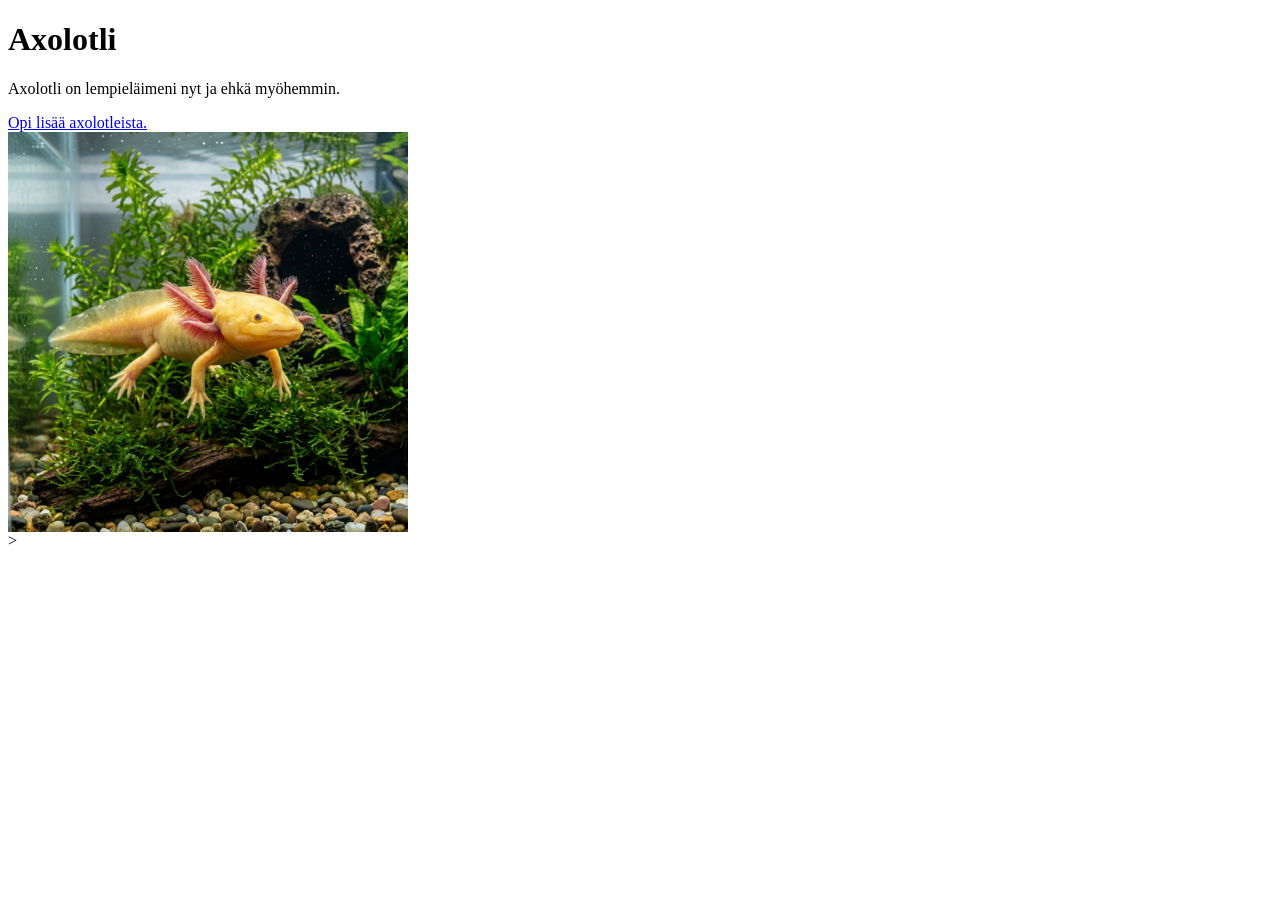
<file: WS01_HTML_basics/index.html>
<!DOCTYPE html>
<html lang="fi">
<head>
    <meta charset="UTF-8">
    <title>Lmpieläimeni</title>
</head>
<body>
    <h1>Axolotli</h1>
    <p>Axolotli on lempieläimeni nyt ja ehkä myöhemmin.</p>
    <a href="https://en.wikipedia.org/wiki/Axolotl" target="_blank">
            Opi lisää axolotleista.
    </a>
    
    <img src="image1.png"
        alt="Kuva axolotlista."
        width="400"
        style="display: block; margin-left: 0;"
>
    >

   
 

</body>
</html>
</file>
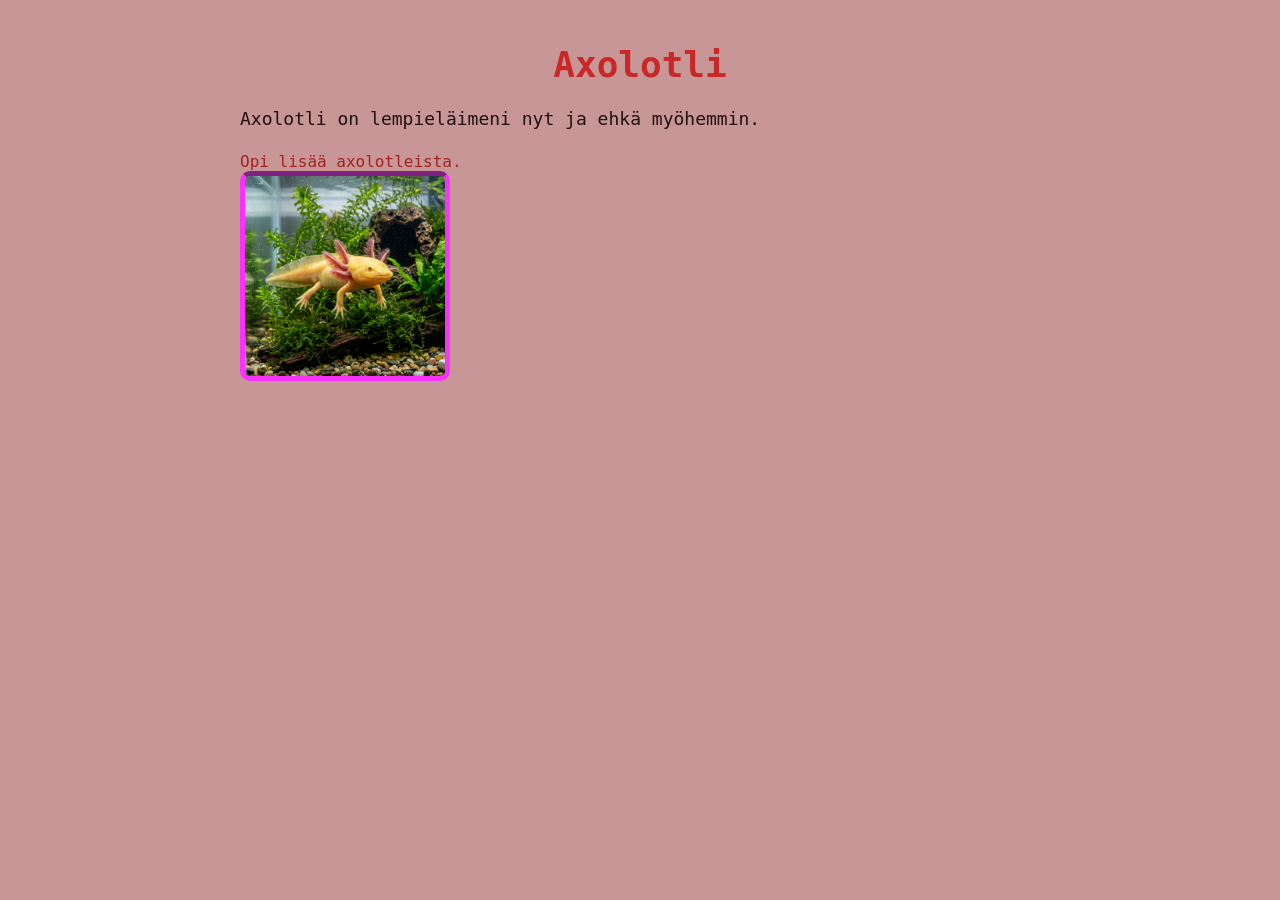
<file: Web-development-1/WS01_html_basics/index.html>
<!DOCTYPE html>
<html lang="fi">
<head>
    <meta charset="UTF-8">
    <title>Lempieläimeni</title>
    <link rel="stylesheet" href="styles.css">
</head>
<body>
    <h1>Axolotli</h1>
    <p>Axolotli on lempieläimeni nyt ja ehkä myöhemmin.</p>
    <a href="https://en.wikipedia.org/wiki/Axolotl" target="_blank">
            Opi lisää axolotleista.
    </a>
    
    <img src="img/image1.png"
        alt="Kuva axolotlista."
        width="400"
        style="display: block; margin-left: 0;"
>
    

   
 

</body>
</html>
</file>
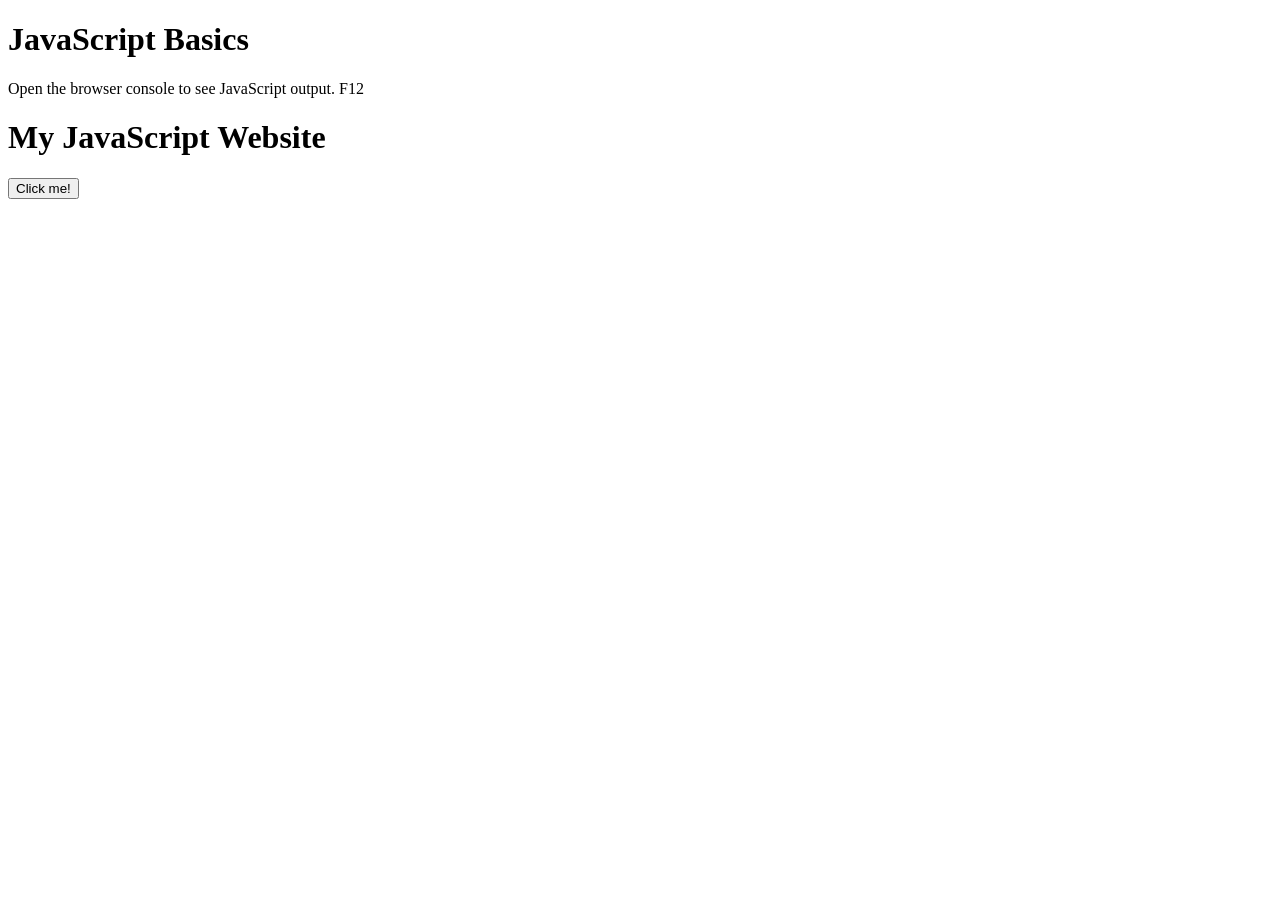
<file: Web-development-1/WS02_JavaScript_Basics/index.html>
<!DOCTYPE html>
<html lang="en">
<head>
    <meta charset="UTF-8">
    <meta name="viewport" content="width=device-width, initial-scale=1.0">
    <title>JavaScript Basics</title>
</head>

<body>

    <h1>JavaScript Basics</h1>
    <p>Open the browser console to see JavaScript output. F12</p>
    <h1>My JavaScript Website</h1>

    <button id="myButton">Click me!</button>

    <!--Link to JavaScript file-->
    <script src="js/script.js"></script>
    
</body>
</html>
</file>
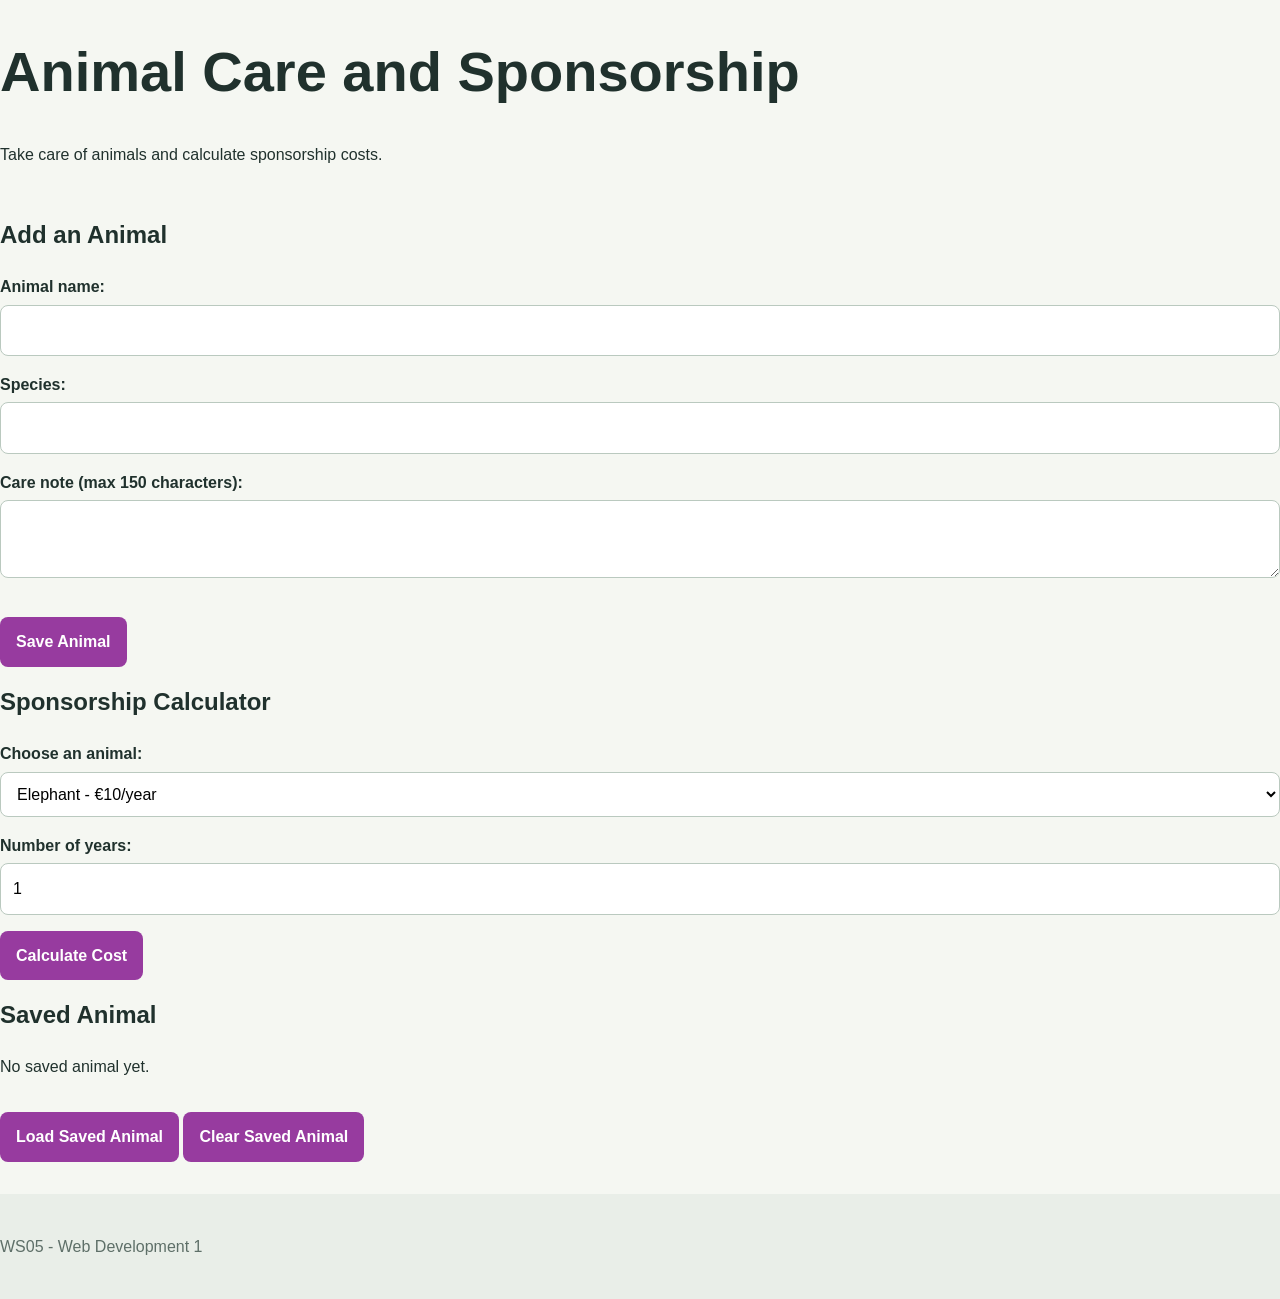
<file: Web-development-1/WS05_Forms_Localstorage/index.html>
<!DOCTYPE html>
<html lang="en">
<head>
    <meta charset="UTF-8">
    <meta name="viewport" content="width=device-width, initial-scale=1.0">
    <title>WS05 - Animal Care</title>
    <link rel="stylesheet" href="css/styles.css">
    <script src="js/script.js" defer></script>
</head>

<body>
    <header>
        <h1>Animal Care and Sponsorship</h1>
        <p>Take care of animals and calculate sponsorship costs.</p>
    </header>

    <main>
        <section>
            <h2>Add an Animal</h2>

            <form id="animalForm">
                <div>
                    <label for="animalName">Animal name:</label>
                    <input type="text" id="animalName" name="animalName">
                    <p id="nameError" class="error"></p>
                </div>

                <div>
                    <label for="animalSpecies">Species:</label>
                    <input type="text" id="animalSpecies" name="animalSpecies">
                    <p id="speciesError" class="error"></p>
                </div>

                <div>
                    <label for="careNote">Care note (max 150 characters):</label>
                    <textarea id="careNote" name="careNote" maxlength="300"></textarea>
                    <p id="noteError" class="error"></p>
                </div>

                <button type="submit">Save Animal</button>
                <p id="formResult" aria-live="polite"></p>
            </form>
        </section>

        <section>
            <h2>Sponsorship Calculator</h2>

            <form id="sponsorForm">
                <div>
                    <label for="animalType">Choose an animal:</label>
                    <select id="animalType" name="animalType">
                        <option value="10">Elephant - €10/year</option>
                        <option value="15">Penguin - €15/year</option>
                        <option value="20">Panda - €20/year</option>
                        <option value="25">Tiger - €25/year</option>
                    </select>
                </div>

                <div>
                    <label for="years">Number of years:</label>
                    <input
                        type="number"
                        id="years"
                        name="years"
                        min="1"
                        step="1"
                        value="1"
                    >
                </div>

                <button type="submit">Calculate Cost</button>

                <p id="cost" aria-live="polite"></p>
                <p id="discountMessage" aria-live="polite"></p>
            </form>
        </section>

        <section>
            <h2>Saved Animal</h2>

            <p id="savedAnimal" aria-live="polite">
                No saved animal yet.
            </p>

            <button type="button" id="loadAnimal">
                Load Saved Animal
            </button>

            <button type="button" id="clearAnimal">
                Clear Saved Animal
            </button>
        </section>
    </main>

    <footer>
        <p>WS05 - Web Development 1</p>
    </footer>
</body>
</html>
</file>
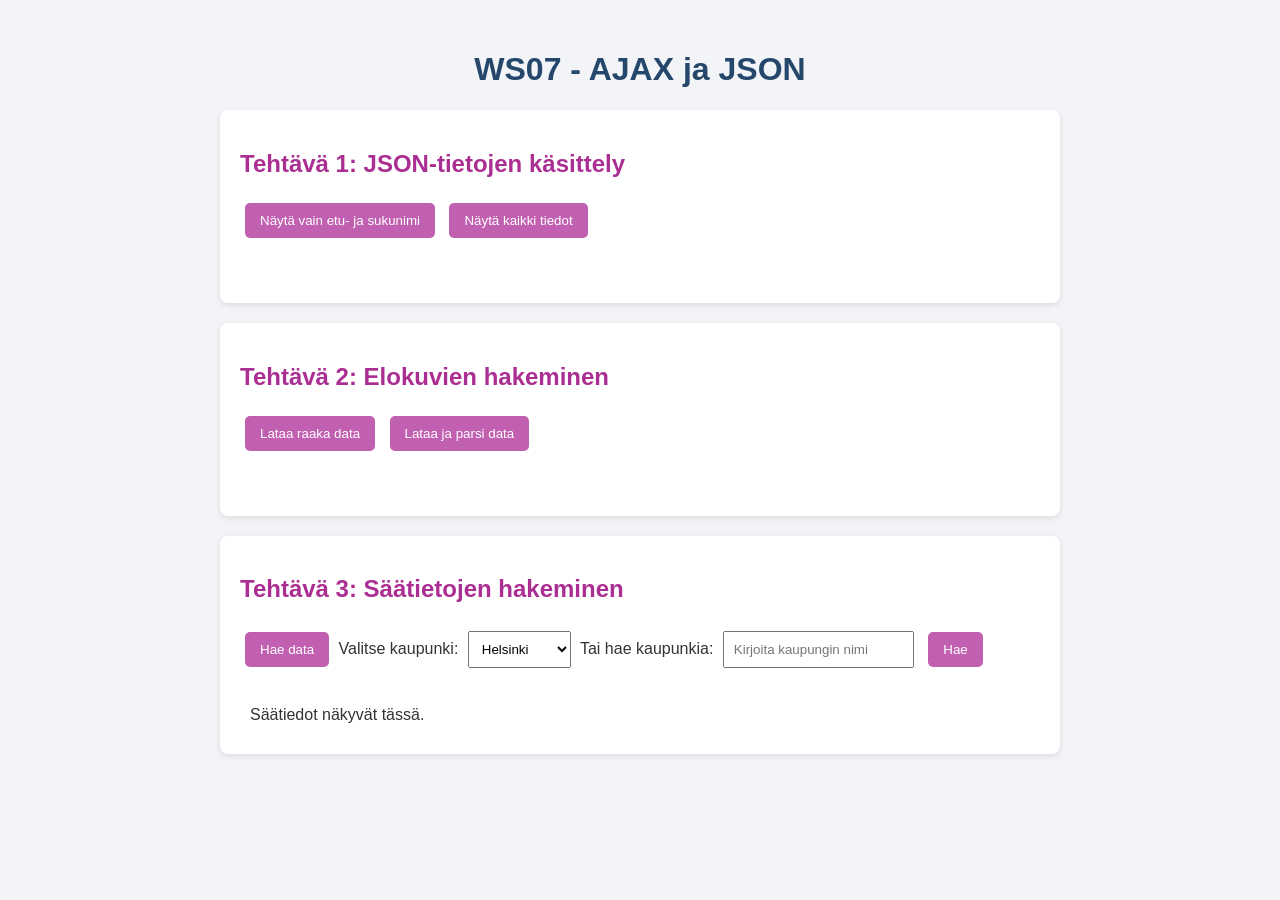
<file: Web-development-1/WS07_AJAX/index.html>
<!DOCTYPE html>
<html lang="fi">
<head>
    <meta charset="UTF-8">
    <meta name="viewport" content="width=device-width, initial-scale=1.0">
    <title>WS07 AJAX</title>
    <link rel="stylesheet" href="css/styles.css">
    <script src="js/script.js" defer></script>
</head>
<body>

    <h1>WS07 - AJAX ja JSON</h1>

    <section>
        <h2>Tehtävä 1: JSON-tietojen käsittely</h2>

        <button id="namesButton">Näytä vain etu- ja sukunimi</button>
        <button id="allButton">Näytä kaikki tiedot</button>

        <div id="jsondata"></div>
    </section>

    <section>
        <h2>Tehtävä 2: Elokuvien hakeminen</h2>

        <button id="rawButton">Lataa raaka data</button>
        <button id="parseButton">Lataa ja parsi data</button>

        <div id="rawdata"></div>
    </section>

    <section>
        <h2>Tehtävä 3: Säätietojen hakeminen</h2>

        <button id="fetchWeather">Hae data</button>

        <label for="city">Valitse kaupunki:</label>
        <select id="city">
            <option value="Helsinki">Helsinki</option>
            <option value="Stockholm">Stockholm</option>
            <option value="Rome">Rome</option>
            <option value="New York">New York</option>
        </select>

        <label for="citysearch">Tai hae kaupunkia:</label>
        <input type="text" id="citysearch" placeholder="Kirjoita kaupungin nimi">
        <button id="search">Hae</button>

        <div id="weatherdata">Säätiedot näkyvät tässä.</div>
    </section>

</body>
</html>
</file>
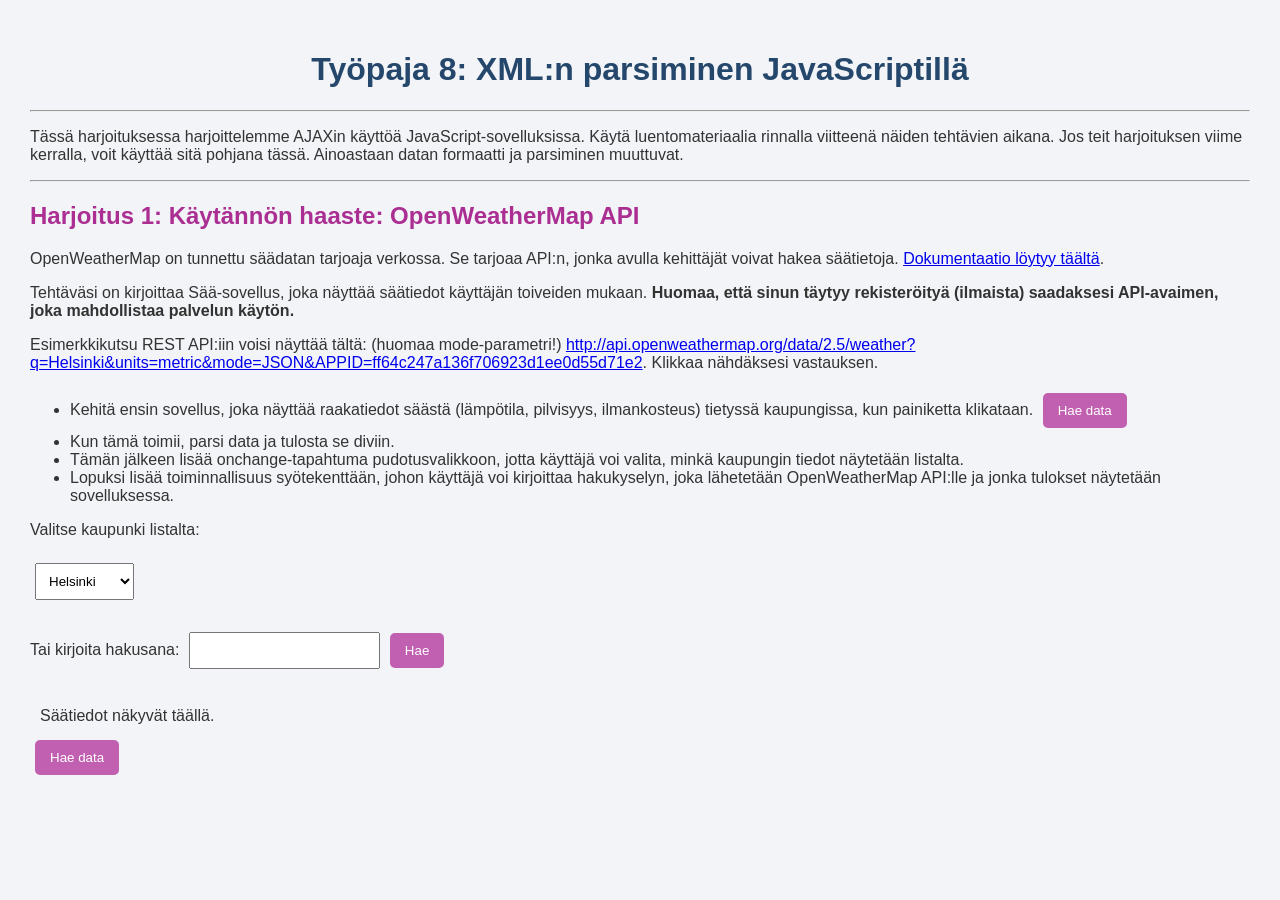
<file: Web-development-1/WS08/index.html>
<!DOCTYPE html>
<HTML lang="fi">

<head>
    <meta charset="utf-8">
    <title>Työpaja 8</title>
    <link rel="stylesheet" href="../WS07_AJAX/css/styles.css" />
     <!--This is a comment. Comments are not displayed in the browser-->
    <!--defer odottaa, että HTML on luettu ennen JavaScriptin suorittamista.-->
    <script src="js/script.js" defer></script>
</head>

<body class="ws8">
    <h1>Työpaja 8: XML:n parsiminen JavaScriptillä</h1>
    <hr />
    <p>Tässä harjoituksessa harjoittelemme AJAXin käyttöä JavaScript-sovelluksissa. Käytä luentomateriaalia rinnalla
        viitteenä näiden tehtävien aikana. Jos teit harjoituksen viime kerralla, voit käyttää sitä pohjana tässä.
        Ainoastaan datan formaatti ja parsiminen muuttuvat.</p>

    <hr />
    <h2>Harjoitus 1: Käytännön haaste: OpenWeatherMap API</h2>

    <p>OpenWeatherMap on tunnettu säädatan tarjoaja verkossa. Se tarjoaa API:n, jonka avulla kehittäjät voivat hakea
        säätietoja. <a href="https://openweathermap.org/api">Dokumentaatio löytyy täältä</a>.</p>
    <p>Tehtäväsi on kirjoittaa Sää-sovellus, joka näyttää säätiedot käyttäjän toiveiden mukaan. <b>Huomaa, että sinun
            täytyy rekisteröityä (ilmaista) saadaksesi API-avaimen, joka mahdollistaa palvelun käytön.</b></p>

    <p>Esimerkkikutsu REST API:iin voisi näyttää tältä: (huomaa mode-parametri!) <a
            href="http://api.openweathermap.org/data/2.5/weather?q=Helsinki&units=metric&mode=xml&APPID=ff64c247a136f706923d1ee0d55d71e2">http://api.openweathermap.org/data/2.5/weather?q=Helsinki&units=metric&mode=JSON&APPID=ff64c247a136f706923d1ee0d55d71e2</a>.
        Klikkaa nähdäksesi vastauksen.</p>
    <ul>
        <li>Kehitä ensin sovellus, joka näyttää raakatiedot säästä (lämpötila, pilvisyys, ilmankosteus) tietyssä
            kaupungissa, kun painiketta klikataan. <button>Hae data</button></li>
        <li>Kun tämä toimii, parsi data ja tulosta se diviin.</li>
        <li>Tämän jälkeen lisää onchange-tapahtuma pudotusvalikkoon, jotta käyttäjä voi valita, minkä kaupungin tiedot
            näytetään listalta.</li>
        <li>Lopuksi lisää toiminnallisuus syötekenttään, johon käyttäjä voi kirjoittaa hakukyselyn, joka lähetetään
            OpenWeatherMap API:lle ja jonka tulokset näytetään sovelluksessa.</li>
    </ul>
    <p>Valitse kaupunki listalta:</p>
    <select name="mySelect" id="city">
        <option value="Helsinki">Helsinki</option>
        <option value="Stockholm">Tukholma</option>
        <option value="Rome">Rooma</option>
        <option value="New York">New York</option>
    </select>
    <p>Tai kirjoita hakusana: <input id="citysearch" /><button id="search">Hae</button></p>
    <div id="weatherdata">Säätiedot näkyvät täällä.</div>

    
    <button id="fetchWeather">Hae data</button>

</body>

</html>
</file>
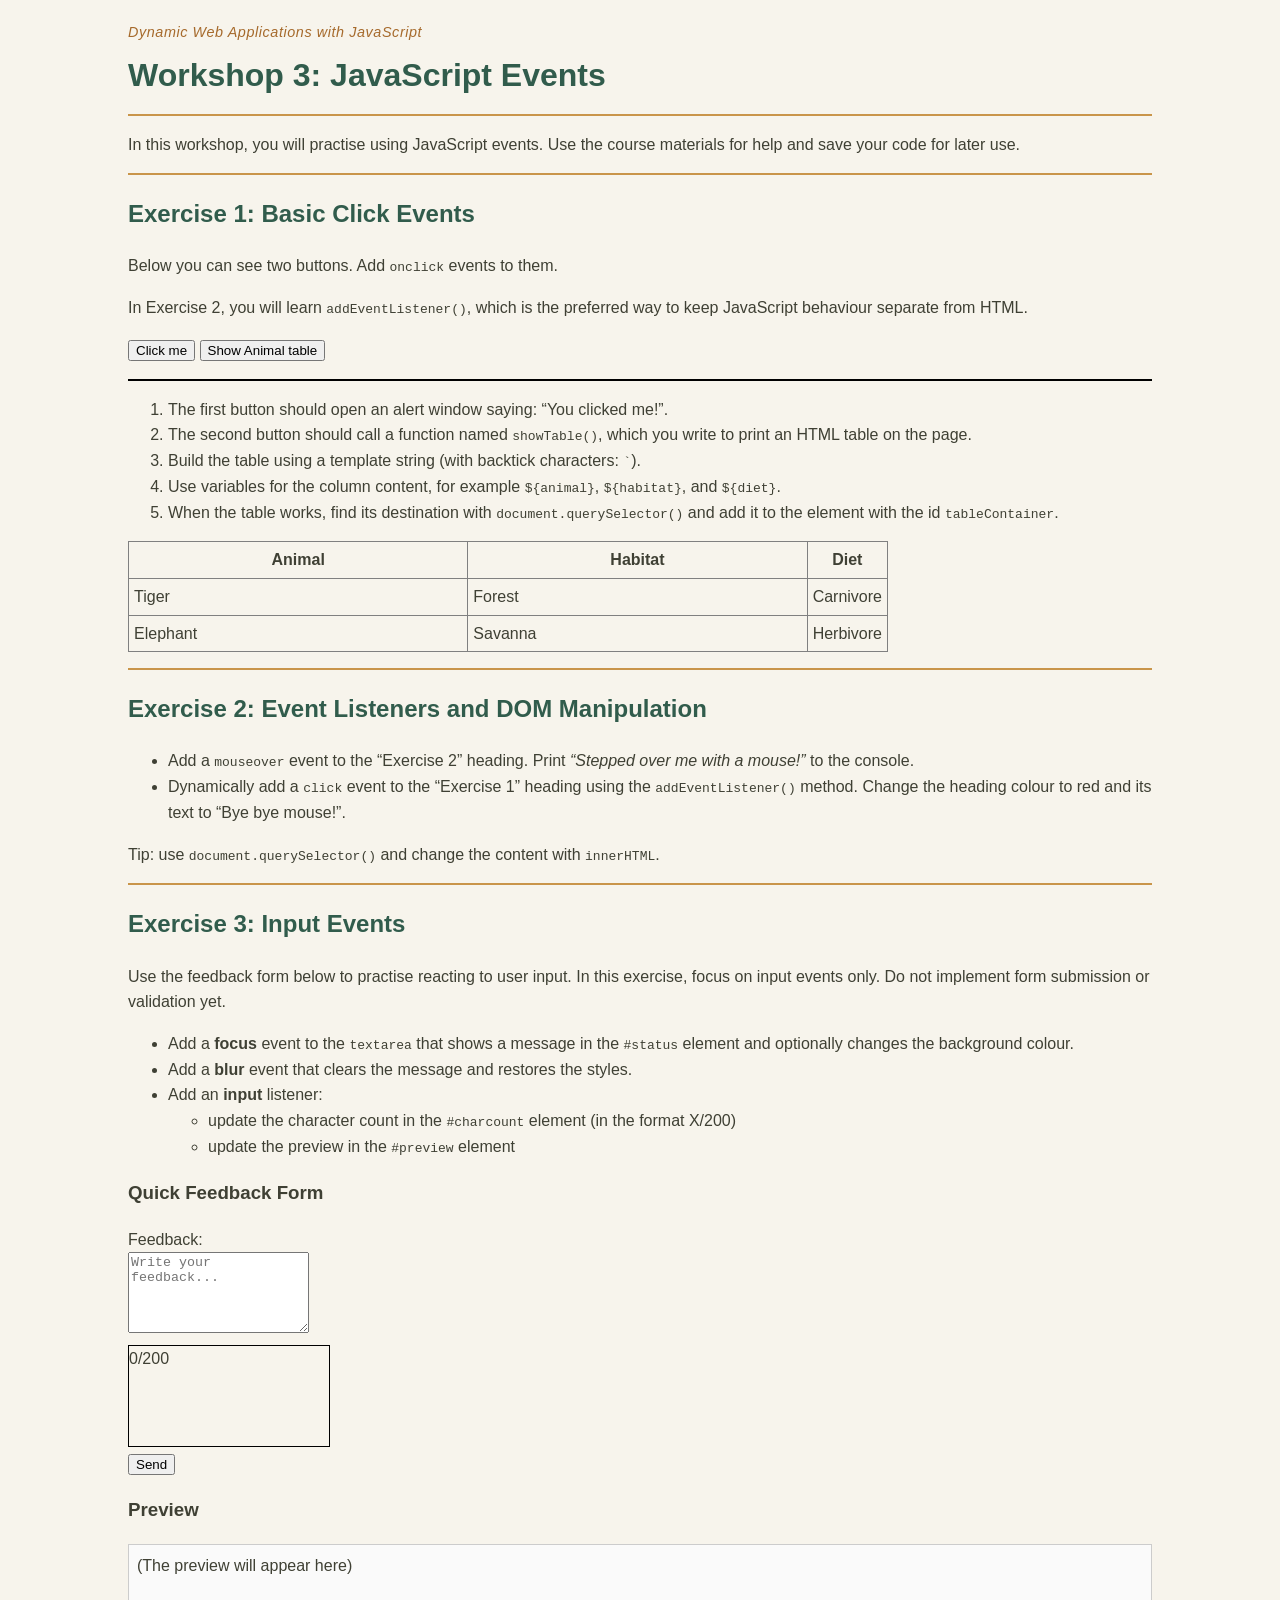
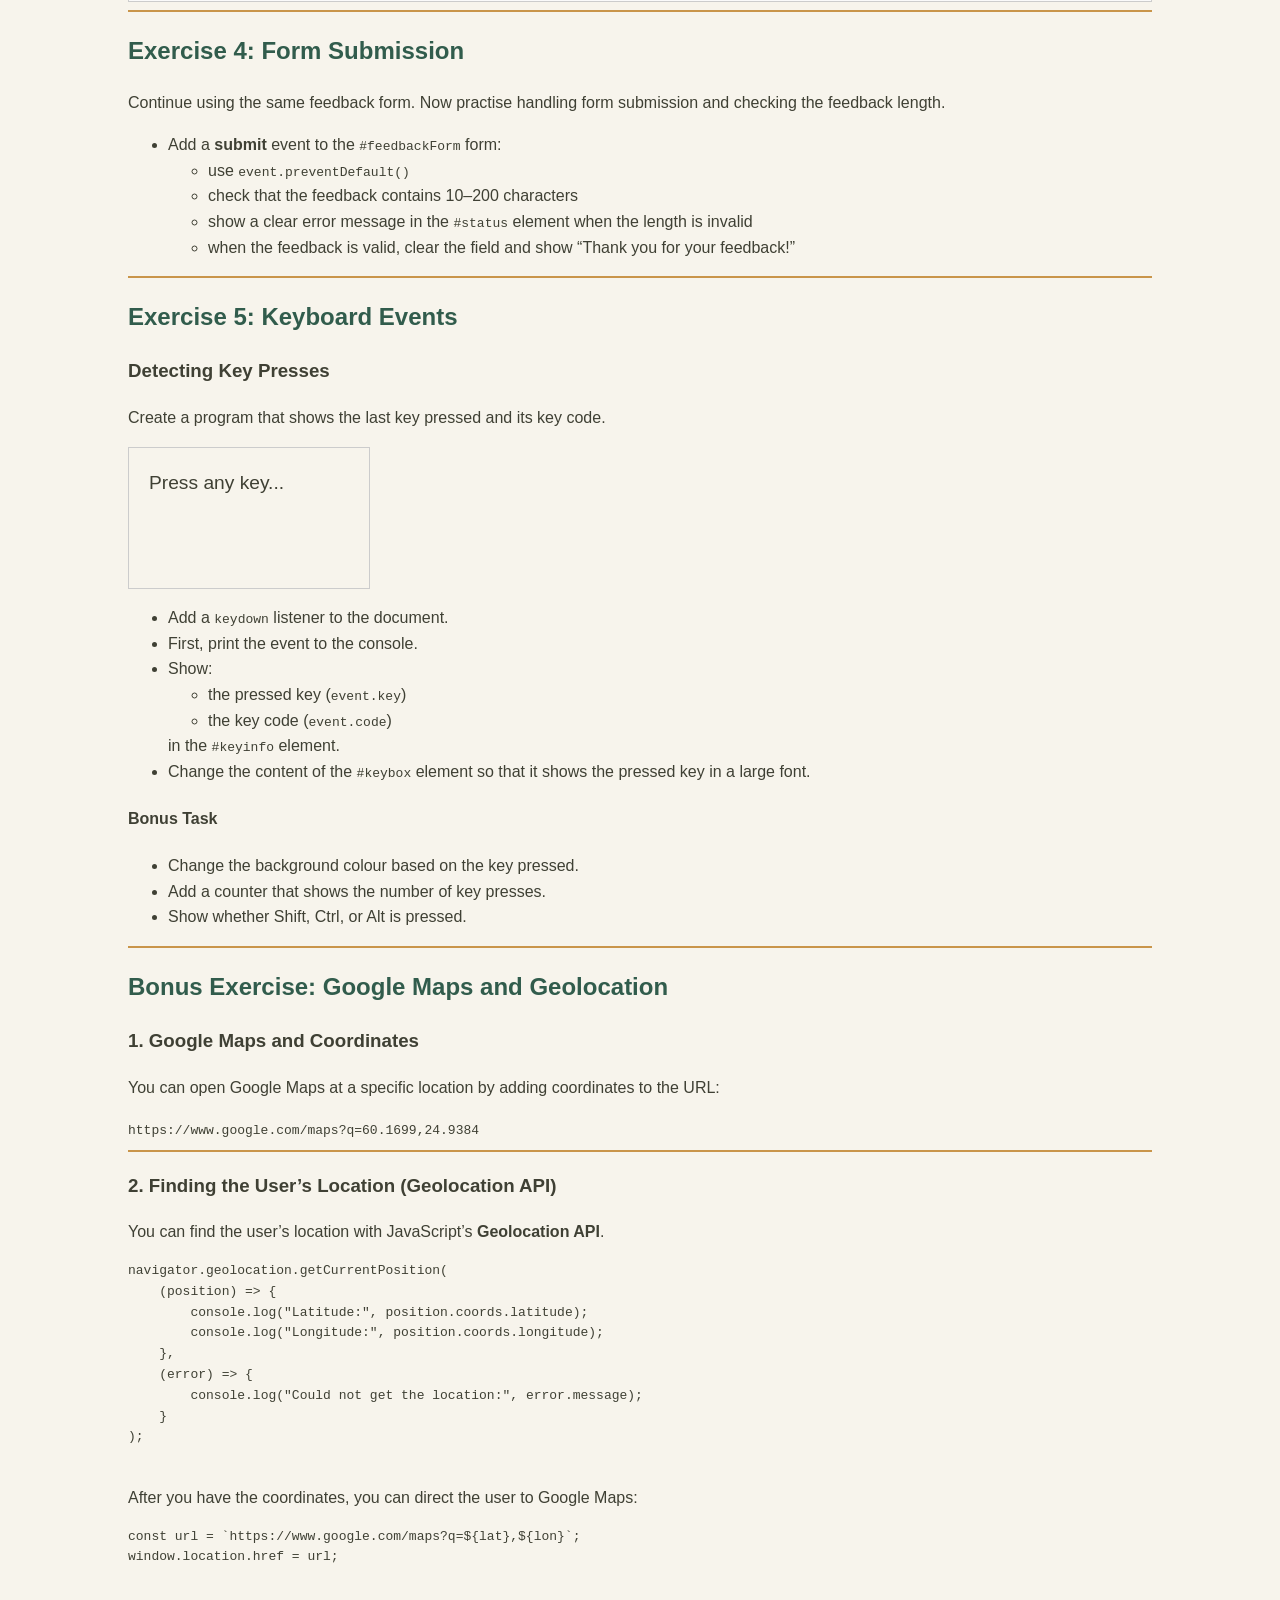
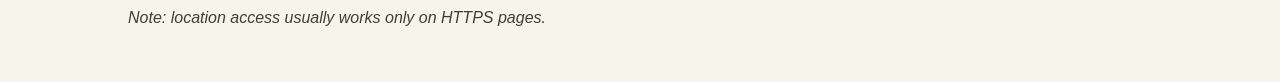
<file: Web-development-1/WS03_JS_events/Workshop03.html>
<!DOCTYPE html>
<html lang="en">
<head>
    <meta charset="utf-8">
    <title>Workshop 3</title>
    <link rel="stylesheet" href="css/styles.css">
    <script src="js/script.js" defer></script>
</head>

<body class="ws3">
    <h1>Workshop 3: JavaScript Events</h1>
    <hr>
    <p>
        In this workshop, you will practise using JavaScript events.
        Use the course materials for help and save your code for later use.
    </p>
    <hr>

    <!-- Exercise 1 -->
    <h2>Exercise 1: Basic Click Events</h2>
    <p>Below you can see two buttons. Add <code>onclick</code> events to them.</p>
    <p>In Exercise 2, you will learn <code>addEventListener()</code>, which is the preferred way to keep JavaScript behaviour separate from HTML.</p>

    <p>
    
    <button onclick="alert('You clicked me!')">Click me</button>
    <button onclick="showTable()">Show Animal table</button>

    </p>

    <div id="tableContainer"></div>

    <ol>
        <li>The first button should open an alert window saying: “You clicked me!”.</li>
        <li>The second button should call a function named <code>showTable()</code>, which you write to print an HTML table on the page.</li>
        <li>Build the table using a template string (with backtick characters: <code>`</code>).</li>
        <li>Use variables for the column content, for example <code>${animal}</code>, <code>${habitat}</code>, and <code>${diet}</code>.</li>
        <li>When the table works, find its destination with <code>document.querySelector()</code> and add it to the element with the id <code>tableContainer</code>.</li>
    </ol>

    <table id="example" class="display">
        <thead>
            <tr>
                <th>Animal</th>
                <th>Habitat</th>
                <th>Diet</th>
            </tr>
        </thead>
        <tbody>
            <tr>
                <td>Tiger</td>
                <td>Forest</td>
                <td>Carnivore</td>
            </tr>
            <tr>
                <td>Elephant</td>
                <td>Savanna</td>
                <td>Herbivore</td>
            </tr>
        </tbody>
    </table>

    <hr>

    <!-- Exercise 2 -->
    <h2>Exercise 2: Event Listeners and DOM Manipulation</h2>
    <ul>
        <li>Add a <code>mouseover</code> event to the “Exercise 2” heading. Print <em>“Stepped over me with a mouse!”</em> to the console.</li>
        <li>Dynamically add a <code>click</code> event to the “Exercise 1” heading using the <code>addEventListener()</code> method. Change the heading colour to red and its text to “Bye bye mouse!”.</li>
    </ul>
    <p>Tip: use <code>document.querySelector()</code> and change the content with <code>innerHTML</code>.</p>

    <hr>

    <!-- Exercise 3 -->
    <h2>Exercise 3: Input Events</h2>
    <p>
        Use the feedback form below to practise reacting to user input.
        In this exercise, focus on input events only. Do not implement form submission or validation yet.
    </p>

    <ul>
        <li>Add a <strong>focus</strong> event to the <code>textarea</code> that shows a message in the <code>#status</code> element and optionally changes the background colour.</li>
        <li>Add a <strong>blur</strong> event that clears the message and restores the styles.</li>
        <li>Add an <strong>input</strong> listener:
            <ul>
                <li>update the character count in the <code>#charcount</code> element (in the format X/200)</li>
                <li>update the preview in the <code>#preview</code> element</li>
            </ul>
        </li>
    </ul>

    <h3>Quick Feedback Form</h3>

    <form id="feedbackForm" novalidate>
        <label for="feedback">Feedback:</label><br>
        <textarea id="feedback" placeholder="Write your feedback..." rows="5"></textarea><br>

        <div style="margin: 4px 0;">
            <span id="charcount">0/200</span>
            <span id="status" aria-live="polite" style="margin-left: 8px; color: #666;"></span>
        </div>

        <button id="sendBtn" type="submit">Send</button>
    </form>

    <h3>Preview</h3>
    <div id="preview" style="border: 1px solid #ccc; padding: 8px; min-height: 40px; background: #fafafa;">
        (The preview will appear here)
    </div>

    <hr>

    <!-- Exercise 4 -->
    <h2>Exercise 4: Form Submission</h2>
    <p>
        Continue using the same feedback form. Now practise handling form submission and checking the feedback length.
    </p>

    <ul>
        <li>Add a <strong>submit</strong> event to the <code>#feedbackForm</code> form:
            <ul>
                <li>use <code>event.preventDefault()</code></li>
                <li>check that the feedback contains 10–200 characters</li>
                <li>show a clear error message in the <code>#status</code> element when the length is invalid</li>
                <li>when the feedback is valid, clear the field and show “Thank you for your feedback!”</li>
            </ul>
        </li>
    </ul>

    <hr>

    <!-- Exercise 5 -->
    <h2>Exercise 5: Keyboard Events</h2>

    <h3>Detecting Key Presses</h3>

    <p>
        Create a program that shows the last key pressed and its key code.
    </p>

    <div id="keybox" style="padding: 20px; border: 1px solid #ccc; font-size: 1.2em;">
        Press any key...
    </div>

    <p id="keyinfo"></p>

    <ul>
        <li>Add a <code>keydown</code> listener to the document.</li>
        <li>First, print the event to the console.</li>
        <li>Show:
            <ul>
                <li>the pressed key (<code>event.key</code>)</li>
                <li>the key code (<code>event.code</code>)</li>
            </ul>
            in the <code>#keyinfo</code> element.
        </li>
        <li>
            Change the content of the <code>#keybox</code> element so that it shows the pressed key in a large font.
        </li>
    </ul>

    <h4>Bonus Task</h4>
    <ul>
        <li>Change the background colour based on the key pressed.</li>
        <li>Add a counter that shows the number of key presses.</li>
        <li>Show whether Shift, Ctrl, or Alt is pressed.</li>
    </ul>

    <hr>

    <!-- Bonus Exercise -->
    <h2>Bonus Exercise: Google Maps and Geolocation</h2>

    <h3>1. Google Maps and Coordinates</h3>
    <p>
        You can open Google Maps at a specific location by adding coordinates to the URL:
    </p>
    <code>https://www.google.com/maps?q=60.1699,24.9384</code>

    <hr>

    <h3>2. Finding the User’s Location (Geolocation API)</h3>
    <p>
        You can find the user’s location with JavaScript’s <strong>Geolocation API</strong>.
    </p>

    <pre>
navigator.geolocation.getCurrentPosition(
    (position) => {
        console.log("Latitude:", position.coords.latitude);
        console.log("Longitude:", position.coords.longitude);
    },
    (error) => {
        console.log("Could not get the location:", error.message);
    }
);
    </pre>

    <p>After you have the coordinates, you can direct the user to Google Maps:</p>

    <pre>
const url = `https://www.google.com/maps?q=${lat},${lon}`;
window.location.href = url;
    </pre>

    <p><em>Note: location access usually works only on HTTPS pages.</em></p>

</body>
</html>
</file>
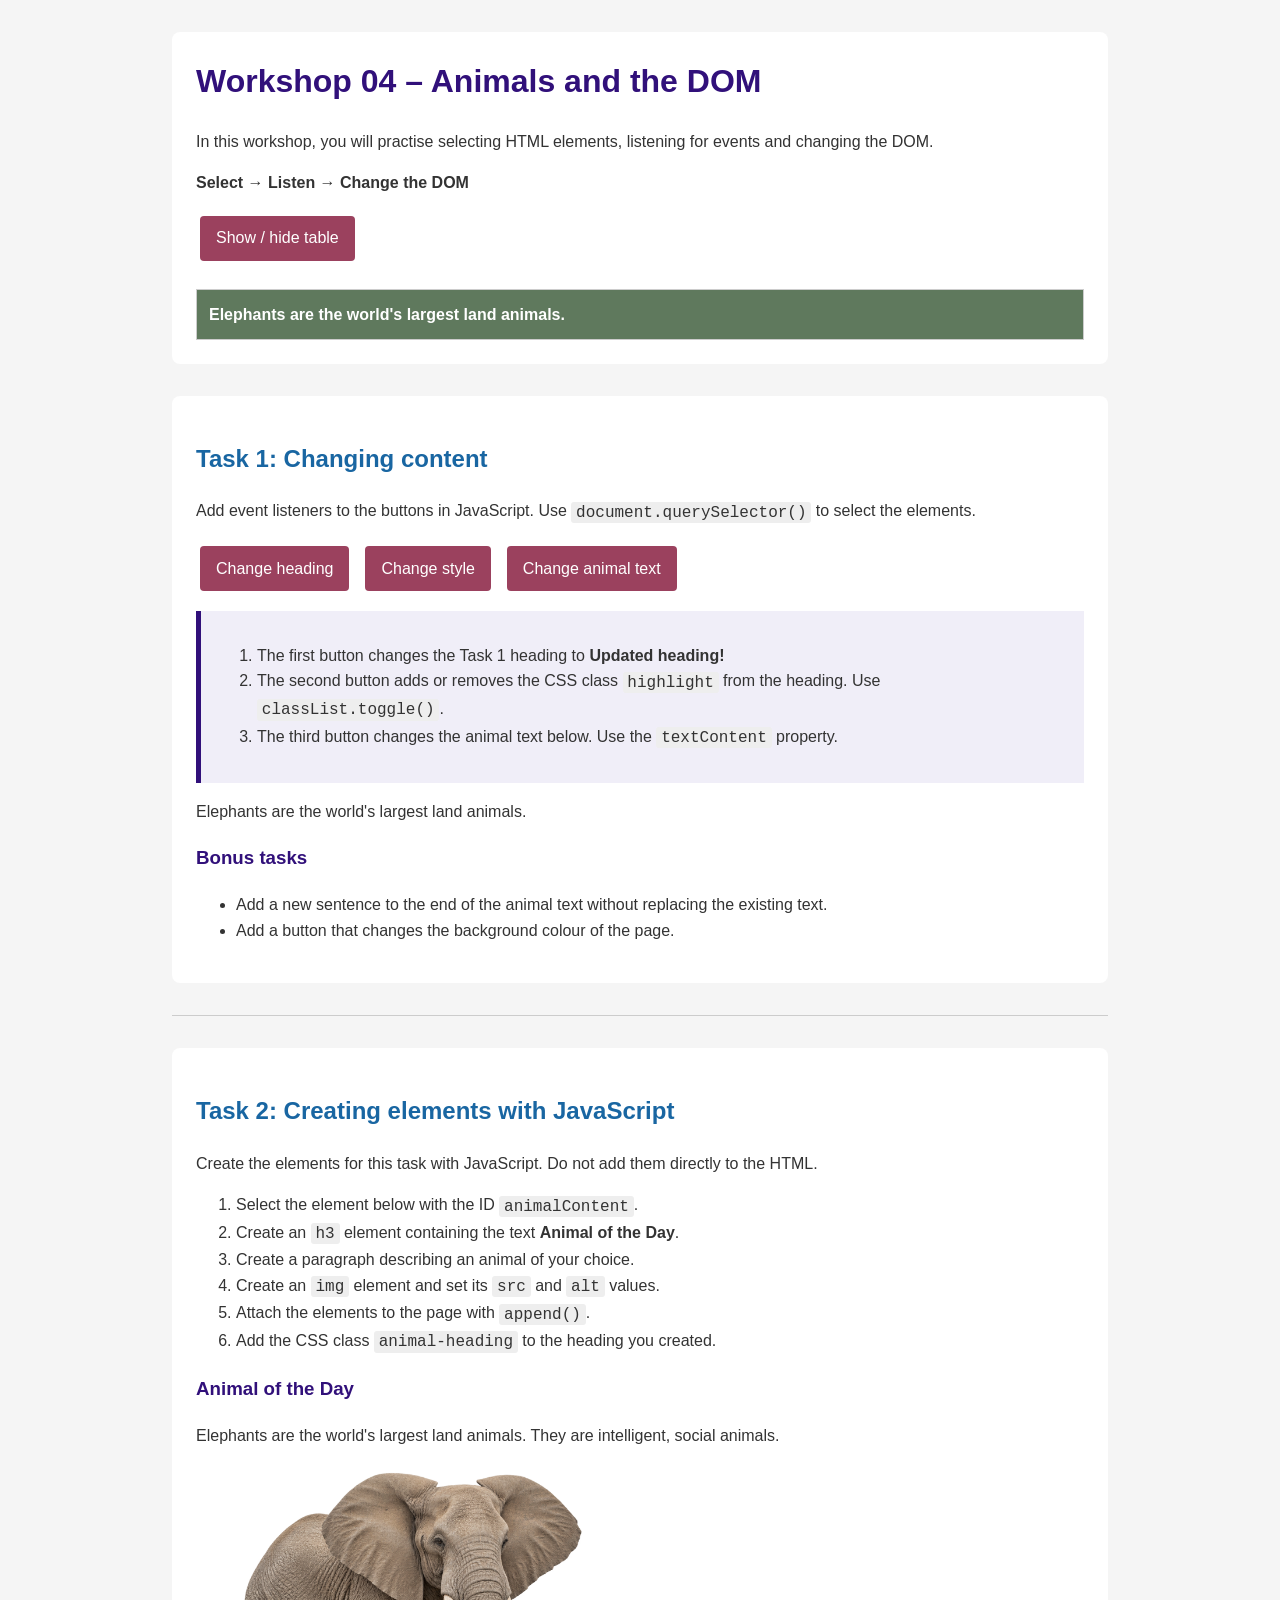
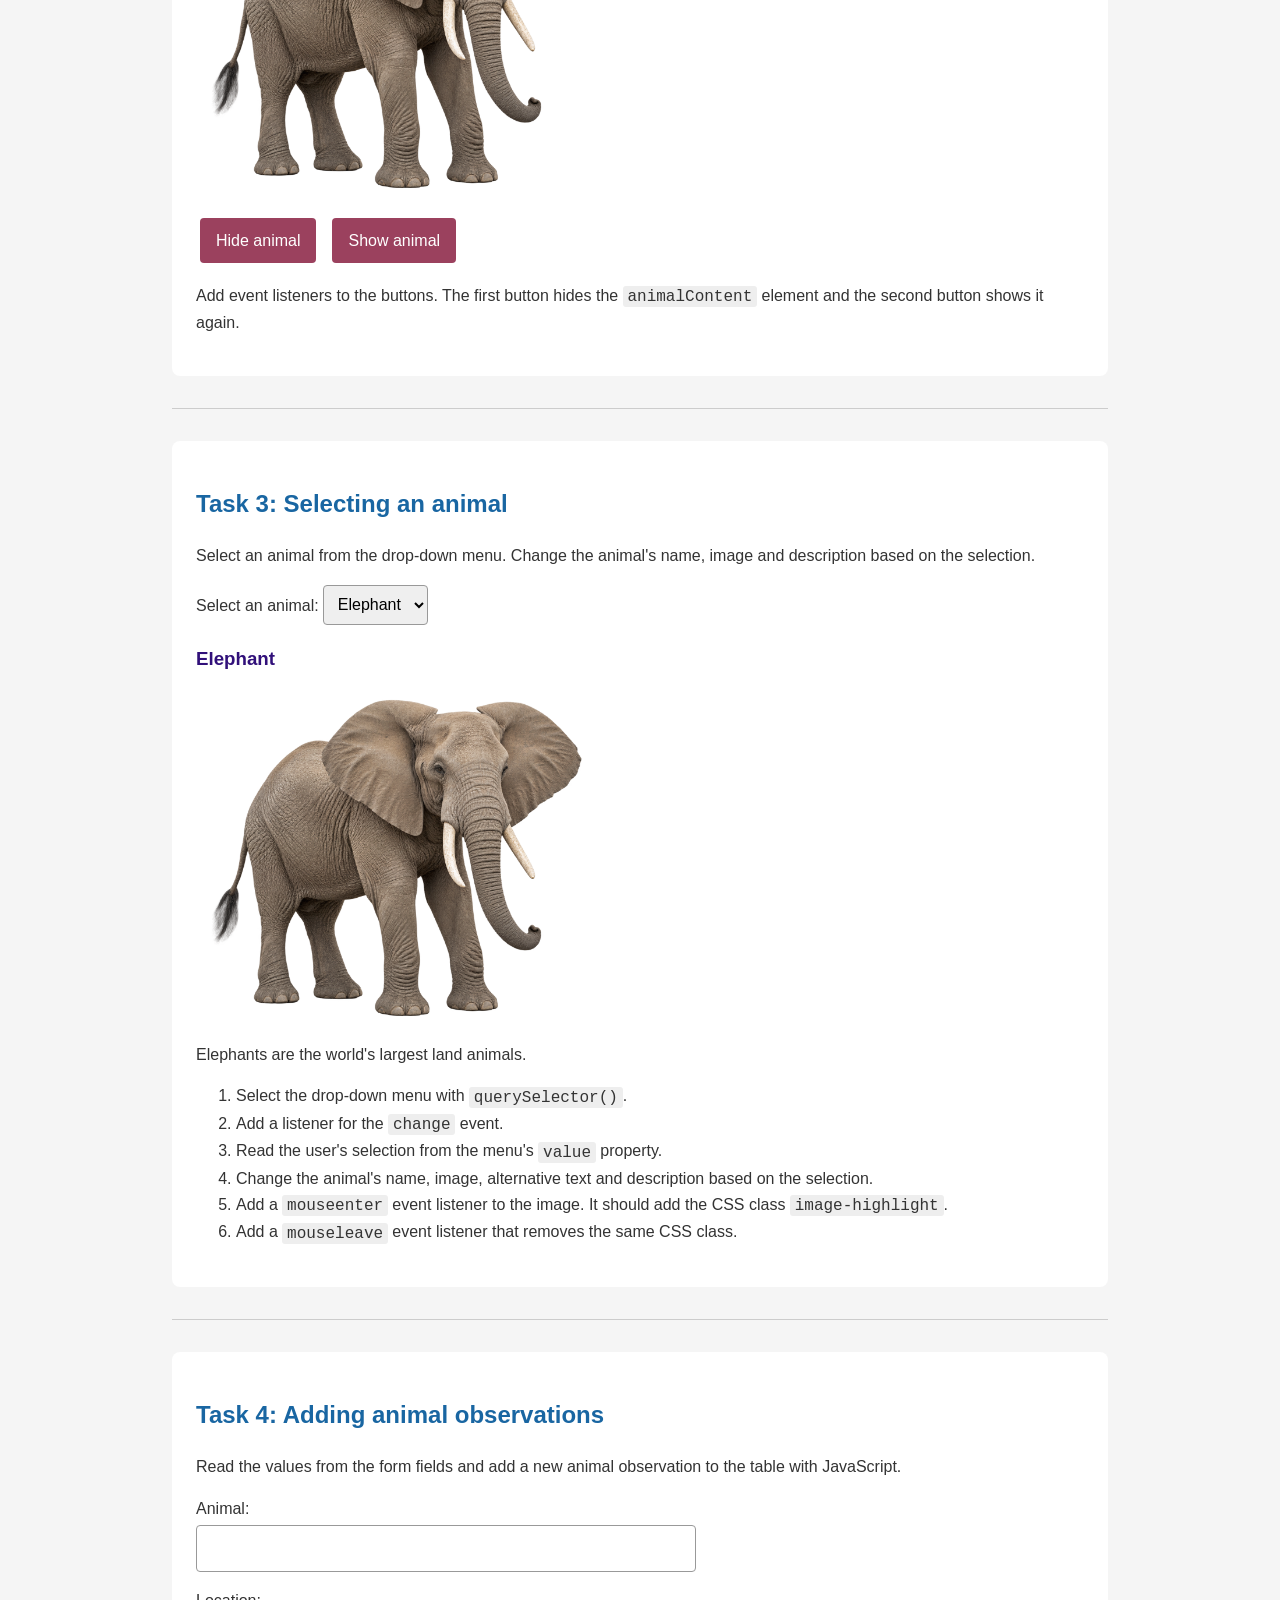
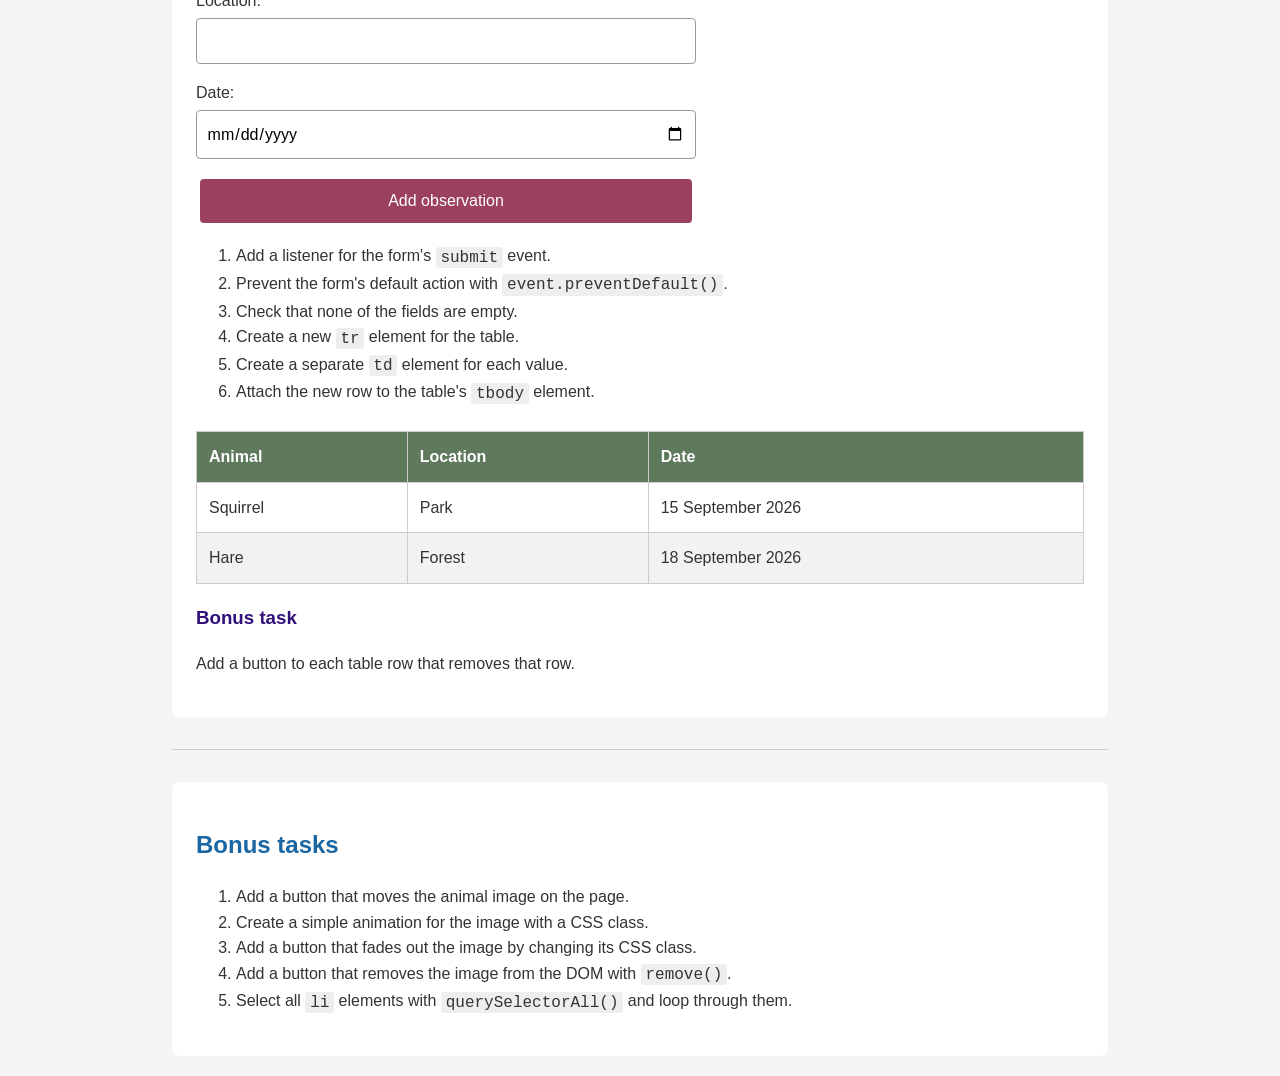
<file: Web-development-1/WS04_DOM/workshop4-EN.html>
<!DOCTYPE html>
<html lang="en">

<head>
    <meta charset="UTF-8">
    <meta name="viewport" content="width=device-width, initial-scale=1.0">

    <title>Workshop 04 – DOM Scripting</title>

    <link rel="stylesheet" href="css/styles.css">
    <script src="js/script.js" defer></script>
</head>

<body>
    <header>
        <h1 id="mainHeading">Workshop 04 – Animals and the DOM</h1>

        <p>
            In this workshop, you will practise selecting HTML elements,
            listening for events and changing the DOM.
        </p>

        <p>
            <strong>Select → Listen → Change the DOM</strong>
        </p>

        <button id="animalButton">Show / hide table</button>

<table id="animalTable">
     <thead>
        <tr>
            <th>Elephants are the world's
                largest land animals.</th>
          
        </tr>
    </thead>

     
</table>


    </header>

    <main>
        <!-- TASK 1 -->
        <section>
            <h2 id="taskOneHeading">Task 1: Changing content</h2>

            <p>
                Add event listeners to the buttons in JavaScript.
                Use <code>document.querySelector()</code> to select the elements.
            </p>

            <div class="buttons">
                <button id="changeHeadingButton">
                    Change heading
                </button>

                <button id="changeStyleButton">
                    Change style
                </button>

                <button id="changeTextButton">
                    Change animal text
                </button>
            </div>

            <div class="instructions">
                <ol>
                    <li>
                        The first button changes the Task 1 heading to
                        <strong>Updated heading!</strong>
                    </li>

                    <li>
                        The second button adds or removes the CSS class
                        <code>highlight</code> from the heading.
                        Use <code>classList.toggle()</code>.
                    </li>

                    <li>
                        The third button changes the animal text below.
                        Use the <code>textContent</code> property.
                    </li>
                </ol>
            </div>

            <p id="animalText">
                Elephants are the world's largest land animals.
            </p>

            <h3>Bonus tasks</h3>

            <ul>
                <li>
                    Add a new sentence to the end of the animal text without
                    replacing the existing text.
                </li>

                <li>
                    Add a button that changes the background colour of the page.
                </li>
            </ul>
        </section>

        <hr>

        <!-- TASK 2 -->
        <section>
            <h2>Task 2: Creating elements with JavaScript</h2>

            <p>
                Create the elements for this task with JavaScript. Do not add
                them directly to the HTML.
            </p>

            <ol>
                <li>
                    Select the element below with the ID
                    <code>animalContent</code>.
                </li>

                <li>
                    Create an <code>h3</code> element containing the text
                    <strong>Animal of the Day</strong>.
                </li>

                <li>
                    Create a paragraph describing an animal of your choice.
                </li>

                <li>
                    Create an <code>img</code> element and set its
                    <code>src</code> and <code>alt</code> values.
                </li>

                <li>
                    Attach the elements to the page with
                    <code>append()</code>.
                </li>

                <li>
                    Add the CSS class <code>animal-heading</code> to the
                    heading you created.
                </li>
            </ol>

            <div id="animalContent"></div>

            <div class="buttons">
                <button id="hideAnimalButton">
                    Hide animal
                </button>

                <button id="showAnimalButton">
                    Show animal
                </button>
            </div>

            <p>
                Add event listeners to the buttons. The first button hides the
                <code>animalContent</code> element and the second button shows
                it again.
            </p>
        </section>

        <hr>

        <!-- TASK 3 -->
        <section>
            <h2>Task 3: Selecting an animal</h2>

            <p>
                Select an animal from the drop-down menu. Change the animal's
                name, image and description based on the selection.
            </p>

            <label for="animalSelect">Select an animal:</label>

            <select id="animalSelect">
                <option value="elephant">Elephant</option>
                <option value="tiger">Tiger</option>
                <option value="penguin">Penguin</option>
                <option value="panda">Panda</option>
            </select>

            <article id="selectedAnimal">
                <h3 id="animalName">Elephant</h3>

                <img
                    id="animalImage"
                    src="images/elephant.png"
                    alt="Elephant"
                >

                <p id="animalDescription">
                    Elephants are the world's largest land animals.
                </p>
            </article>

            <ol>
                <li>
                    Select the drop-down menu with
                    <code>querySelector()</code>.
                </li>

                <li>
                    Add a listener for the <code>change</code> event.
                </li>

                <li>
                    Read the user's selection from the menu's
                    <code>value</code> property.
                </li>

                <li>
                    Change the animal's name, image, alternative text and
                    description based on the selection.
                </li>

                <li>
                    Add a <code>mouseenter</code> event listener to the image.
                    It should add the CSS class <code>image-highlight</code>.
                </li>

                <li>
                    Add a <code>mouseleave</code> event listener that removes
                    the same CSS class.
                </li>
            </ol>
        </section>

        <hr>

        <!-- TASK 4 -->
        <section>
            <h2>Task 4: Adding animal observations</h2>

            <p>
                Read the values from the form fields and add a new animal
                observation to the table with JavaScript.
            </p>

            <form id="animalForm">
                <div>
                    <label for="observationAnimal">Animal:</label>

                    <input
                        type="text"
                        id="observationAnimal"
                        name="observationAnimal"
                    >
                </div>

                <div>
                    <label for="observationLocation">Location:</label>

                    <input
                        type="text"
                        id="observationLocation"
                        name="observationLocation"
                    >
                </div>

                <div>
                    <label for="observationDate">Date:</label>

                    <input
                        type="date"
                        id="observationDate"
                        name="observationDate"
                    >
                </div>

                <button type="submit">
                    Add observation
                </button>
            </form>

            <ol>
                <li>
                    Add a listener for the form's <code>submit</code> event.
                </li>

                <li>
                    Prevent the form's default action with
                    <code>event.preventDefault()</code>.
                </li>

                <li>
                    Check that none of the fields are empty.
                </li>

                <li>
                    Create a new <code>tr</code> element for the table.
                </li>

                <li>
                    Create a separate <code>td</code> element for each value.
                </li>

                <li>
                    Attach the new row to the table's <code>tbody</code> element.
                </li>
            </ol>

            <table id="observationTable">
                <thead>
                    <tr>
                        <th>Animal</th>
                        <th>Location</th>
                        <th>Date</th>
                    </tr>
                </thead>

                <tbody id="observationTableBody">
                    <tr>
                        <td>Squirrel</td>
                        <td>Park</td>
                        <td>15 September 2026</td>
                    </tr>

                    <tr>
                        <td>Hare</td>
                        <td>Forest</td>
                        <td>18 September 2026</td>
                    </tr>
                </tbody>
            </table>

            <h3>Bonus task</h3>

            <p>
                Add a button to each table row that removes that row.
            </p>
        </section>

        <hr>

        <!-- BONUS TASKS -->
        <section>
            <h2>Bonus tasks</h2>

            <ol>
                <li>
                    Add a button that moves the animal image on the page.
                </li>

                <li>
                    Create a simple animation for the image with a CSS class.
                </li>

                <li>
                    Add a button that fades out the image by changing its
                    CSS class.
                </li>

                <li>
                    Add a button that removes the image from the DOM with
                    <code>remove()</code>.
                </li>

                <li>
                    Select all <code>li</code> elements with
                    <code>querySelectorAll()</code> and loop through them.
                </li>
            </ol>
        </section>
    </main>
</body>

</html>
</file>
<file: Web-development-1/WS01_html_basics/styles.css>
body {
    font-family: "JetBrains Mono", monospace;

    max-width: 800px;
    background-color: #c89696;
    padding: 20px;
    margin: 0 auto;
}

h1 {
    color: #c82828;
    font-size: 36px;
    text-align : center;
    margin-bottom: 20px;
}

p {
    color: #201010;
    font-size: 18px;
    line-height: 1.6;
}
    
img {
    max-width: 100%;
    width: 200px;
    border-radius: 10px;
    border-left: 5px solid hsl(299, 97%, 59%);
    border-right: 5px solid hsl(299, 97%, 59%);
    border-top: 5px solid hsl(299, 59%, 32%);
    border-bottom: 5px solid hsl(299, 97%, 59%);
}
a {
    color: #a42020;
    text-decoration: none;
    
}
</file>
<file: Web-development-1/WS05_Forms_Localstorage/css/styles.css>
* {
  box-sizing: border-box;
}

:root {
  --ink: #20312d;
  --muted: #5e6f68;
  --paper: #f5f7f2;
  --green: #973b9f;
  --green-dark: #73c8ea;
  --line: #dce5dc;
}

body {
  margin: 0;
  color: var(--ink);
  background: var(--paper);
  font-family: Arial, sans-serif;
  line-height: 1.6;
}

.container {
  width: min(100% - 2rem, 900px);
  margin: auto;
}

.site-header {
  padding: 3rem 0;
  color: white;
  background: linear-gradient(135deg, #245c45, #43866a);
}

.eyebrow {
  color: #f8dba9;
  font-weight: bold;
  text-transform: uppercase;
  letter-spacing: 2px;
}

h1 {
  font-size: clamp(2rem, 5vw, 3.5rem);
  line-height: 1.2;
}

main {
  padding: 2rem 0;
}

.panel {
  margin-bottom: 1.5rem;
  padding: 1.5rem;
  border: 1px solid var(--line);
  border-radius: 16px;
  background: white;
  box-shadow: 0 5px 20px rgb(0 0 0 / 5%);
}

h2 {
  margin-top: 0;
}

label {
  display: block;
  margin: 1rem 0 0.3rem;
  font-weight: bold;
}

input,
select,
textarea {
  width: 100%;
  padding: 0.75rem;
  border: 1px solid #bac9bf;
  border-radius: 8px;
  font: inherit;
  background: white;
}

input:focus,
select:focus,
textarea:focus {
  outline: 3px solid #b8dec8;
}

button {
  margin-top: 1rem;
  padding: 0.75rem 1rem;
  border: 0;
  border-radius: 8px;
  color: white;
  background: var(--green);
  font: inherit;
  font-weight: bold;
  cursor: pointer;
}

button:hover {
  background: var(--green-dark);
}

button.secondary {
  color: var(--green-dark);
  background: #e7f0e9;
}

#form-message {
  color: var(--green-dark);
}

#calculator-result {
  padding: 1rem;
  border-radius: 8px;
  background: #f8f1e3;
  font-weight: bold;
}

#request-list {
  padding: 0;
  list-style: none;
}

#request-list li {
  margin-top: 1rem;
  padding: 1rem;
  border: 1px solid var(--line);
  border-radius: 10px;
}

#request-list h3 {
  margin-top: 0;
}

footer {
  padding: 1.5rem 0;
  color: var(--muted);
  background: #e9eee8;
}

@media (min-width: 650px) {
  #care-form {
    display: grid;
    grid-template-columns: 1fr 1fr;
    gap: 0 1rem;
  }

  #care-form label,
  #care-form input,
  #care-form select,
  #care-form textarea,
  #care-form button,
  #care-form #form-message {
    grid-column: span 2;
  }
}
</file>
<file: Web-development-1/WS07_AJAX/css/styles.css>
body {
    font-family: Arial, sans-serif;
    background-color: #f2f4f7;
    margin: 0;
    padding: 30px;
    color: #333;
}

h1 {
    text-align: center;
    color: #24476b;
}

section {
    background-color: white;
    padding: 20px;
    margin: 20px auto;
    max-width: 800px;
    border-radius: 8px;
    box-shadow: 0 2px 6px rgba(0, 0, 0, 0.1);
}

h2 {
    color: #ab2e92;
}

button {
    background-color: #c160b1;
    color: white;
    border: none;
    padding: 10px 15px;
    margin: 5px;
    border-radius: 5px;
    cursor: pointer;
}

button:hover {
    background-color: #b04596;
}

input, select {
    padding: 9px;
    margin: 8px 5px;
}

#jsondata, #rawdata, #weatherdata {
    margin-top: 20px;
    padding: 10px;
    overflow-wrap: anywhere;
}

table {
    width: 100%;
    border-collapse: collapse;
    margin-top: 15px;
}

th, td {
    border: 1px solid #ccc;
    padding: 10px;
    text-align: left;
}

th {
    background-color: #e8eef4;
}

img {
    max-width: 100px;
}
</file>
<file: Web-development-1/WS03_JS_events/css/styles.css>
body {
  font-family: "Trebuchet MS", Helvetica, sans-serif;
  color: #333333;
  margin: 20px;
}
.ws3 {
  max-width: 1080px;
  margin: 0 auto;
  padding: 0 28px 40px;
  box-sizing: border-box;
  background: #f7f4ec;
  color: #3f4034;
  line-height: 1.6;
}
h1:before {
  content: "Dynamic Web Applications with JavaScript";
  display: block;
  font-size: 60%;
  font-style: italic;
}
.ws3 h1 {
  margin-bottom: 12px;
  color: #315c4c;
  font-size: 2em;
  font-weight: 600;
}
.ws3 h1::before {
  margin-bottom: 6px;
  color: #a66a2c;
  font-size: 45%;
  font-weight: 400;
  letter-spacing: 0.04em;
}
.ws3 h2 {
  color: #315c4c;
}
.ws3 hr {
  border: 0;
  border-top: 2px solid #c9954a;
}
.red-box {
  background: red;
  width: 50px;
  height: 50px;
}
.no-border {
  border: 0;
  height: auto;
  padding: 0;
  margin: 0;
}
.red,
.error,
.error textarea,
.error input {
  border-color: red;
  color: red;
}
div.border {
  border: 1px solid black;
  padding: 5px;
  float: left;
}
.clear {
  clear: both;
}
.ws3 div,
.ws4.div {
  width: 200px;
  height: 100px;
  border: 1px solid black;
}
.ws3 #tableContainer,
.ws3 #preview {
  width: auto;
  height: auto;
}
.ws3 table.display {
  width: 100%;
  max-width: 760px;
  margin: 16px 0;
}
.ws3 pre {
  max-width: 100%;
  overflow-x: auto;
  white-space: pre-wrap;
  overflow-wrap: anywhere;
}
.ws3 table,
.ws3 tr,
.ws3 td {
  margin: 10px;
  padding: 10px;
}
.ws3 table,
.ws3 tr,
.ws3 td,
.ws3 th,
.ws5 table,
ws5.tr,
ws5.td {
  border: 1px solid gray;
  width: 50%;
  border-collapse: collapse;
  padding: 5px;
}
table.display {
  width: 80%;
}
.ws4 img {
  position: relative;
  left: 0px;
}
.ws5 div {
  width: 200px;
  margin: 20px;
  padding: 20px;
  border: 1px solid black;
}
.ws5 span {
  display: none;
}
.ws5 .error span {
  display: block;
}
.ws6 div {
  margin-bottom: 10px;
}
.ws6 table,
.ws6 tr,
.ws6 td,
.ws7 table,
.ws7 tr,
.ws7 td {
  border: 1px solid gray;
  width: 50%;
}
.ws7 div {
  min-width: 200px;
  width: auto;
  min-height: 200px;
  height: auto;
  border: 1px solid black;
}
.ws8 table {
  border-collapse: collapse;
  width: 700px;
  border: 1px solid black;
}
.ws8 th,
.ws8 td {
  padding: 4px;
  font-family: Verdana;
  font-size: 12px;
}
.ws8 tr:nth-child(even) {
  background-color: #f2f2f2;
}
.ws8 th,
.ws8 td {
  border: 1px solid #ddd;
}
.ws8 td {
  height: 40px;
  text-align: center;
  vertical-align: middle;
}
.ws8 img {
  width: 100px;
}
#jsondata,
#rawdata,
#weatherdata {
  border: 1px solid black;
  padding: 10px;
}
.ws9 div {
  width: 200px;
  height: 100px;
  border: 1px solid black;
}
#ajax {
  width: 80%;
  height: 500px;
  border: 1px solid black;
  overflow: auto;
  padding: 20px;
}
.ws-9 #main-content {
  width: 100%;
  height: auto;
  border: 0;
}
</file>
<file: Web-development-1/WS04_DOM/css/styles.css>
*{
    box-sizing: border-box;
}

body {
    max-width: 1000px;
    margin: 0 auto;
    padding: 2rem;

    font-family: "Trebuchet MS", Helvetica, sans-serif;
    line-height: 1.6;
    color: #333333;
    background-color: #f5f5f5;
}

header,
section {
    margin-bottom: 2rem;
    padding: 1.5rem;

    background-color: white;
    border-radius: 8px;
}

h1 {
    margin-top: 0;
    color: #31107a;
}

h2 {
    color: #1966a2;
}

h3 {
    color: #31107a;
}

hr {
    margin: 2rem 0;
    border: 0;
    border-top: 1px solid #cccccc;
}

button {
    margin: 0.25rem;
    padding: 0.6rem 1rem;

    font: inherit;
    color: white;
    background-color: #9b415e;

    border: 0;
    border-radius: 4px;
    cursor: pointer;
}

button:hover {
    background-color: #85244c;
}

button:focus-visible,
input:focus-visible,
select:focus-visible {
    outline: 3px solid #28a78e;
    outline-offset: 2px;
}

.buttons {
    display: flex;
    flex-wrap: wrap;
    gap: 0.5rem;
    margin: 1rem 0;
}

.instructions {
    padding: 1rem;
    background-color: #f0eef8;
    border-left: 5px solid #31107a;
}

code {
    padding: 0.1rem 0.3rem;
    font-family: Consolas, monospace;
    background-color: #eeeeee;
    border-radius: 3px;
}

.highlight {
    padding: 1rem;
    color: white;
    background-color: #31107a;
}

.animal-heading {
    color: #31107a;
    font-family: Arial, sans-serif;
}

.image-highlight {
    border: 6px solid #31107a;
}

#animalImage,
#animalContent img {
    display: block;
    width: 400px;
    max-width: 100%;
    height: auto;
    margin: 1rem 0;
}

form {
    display: grid;
    gap: 1rem;
    max-width: 500px;
    margin: 1rem 0;
}

form div {
    display: grid;
    gap: 0.25rem;
}

input,
select {
    padding: 0.6rem;
    font: inherit;
    border: 1px solid #999999;
    border-radius: 4px;
}

table {
    width: 100%;
    margin-top: 1.5rem;
    border-collapse: collapse;
}

th,
td {
    padding: 0.75rem;
    text-align: left;
    border: 1px solid #cccccc;
}

th {
    color: white;
    background-color: #5f795d;
}

tbody tr:nth-child(even) {
    background-color: #f2f2f2;
}

@media (max-width: 600px) {
    body {
        padding: 1rem;
    }

    header,
    section {
        padding: 1rem;
    }

    .buttons {
        flex-direction: column;
    }

    button {
        width: 100%;
    }
}
</file>
